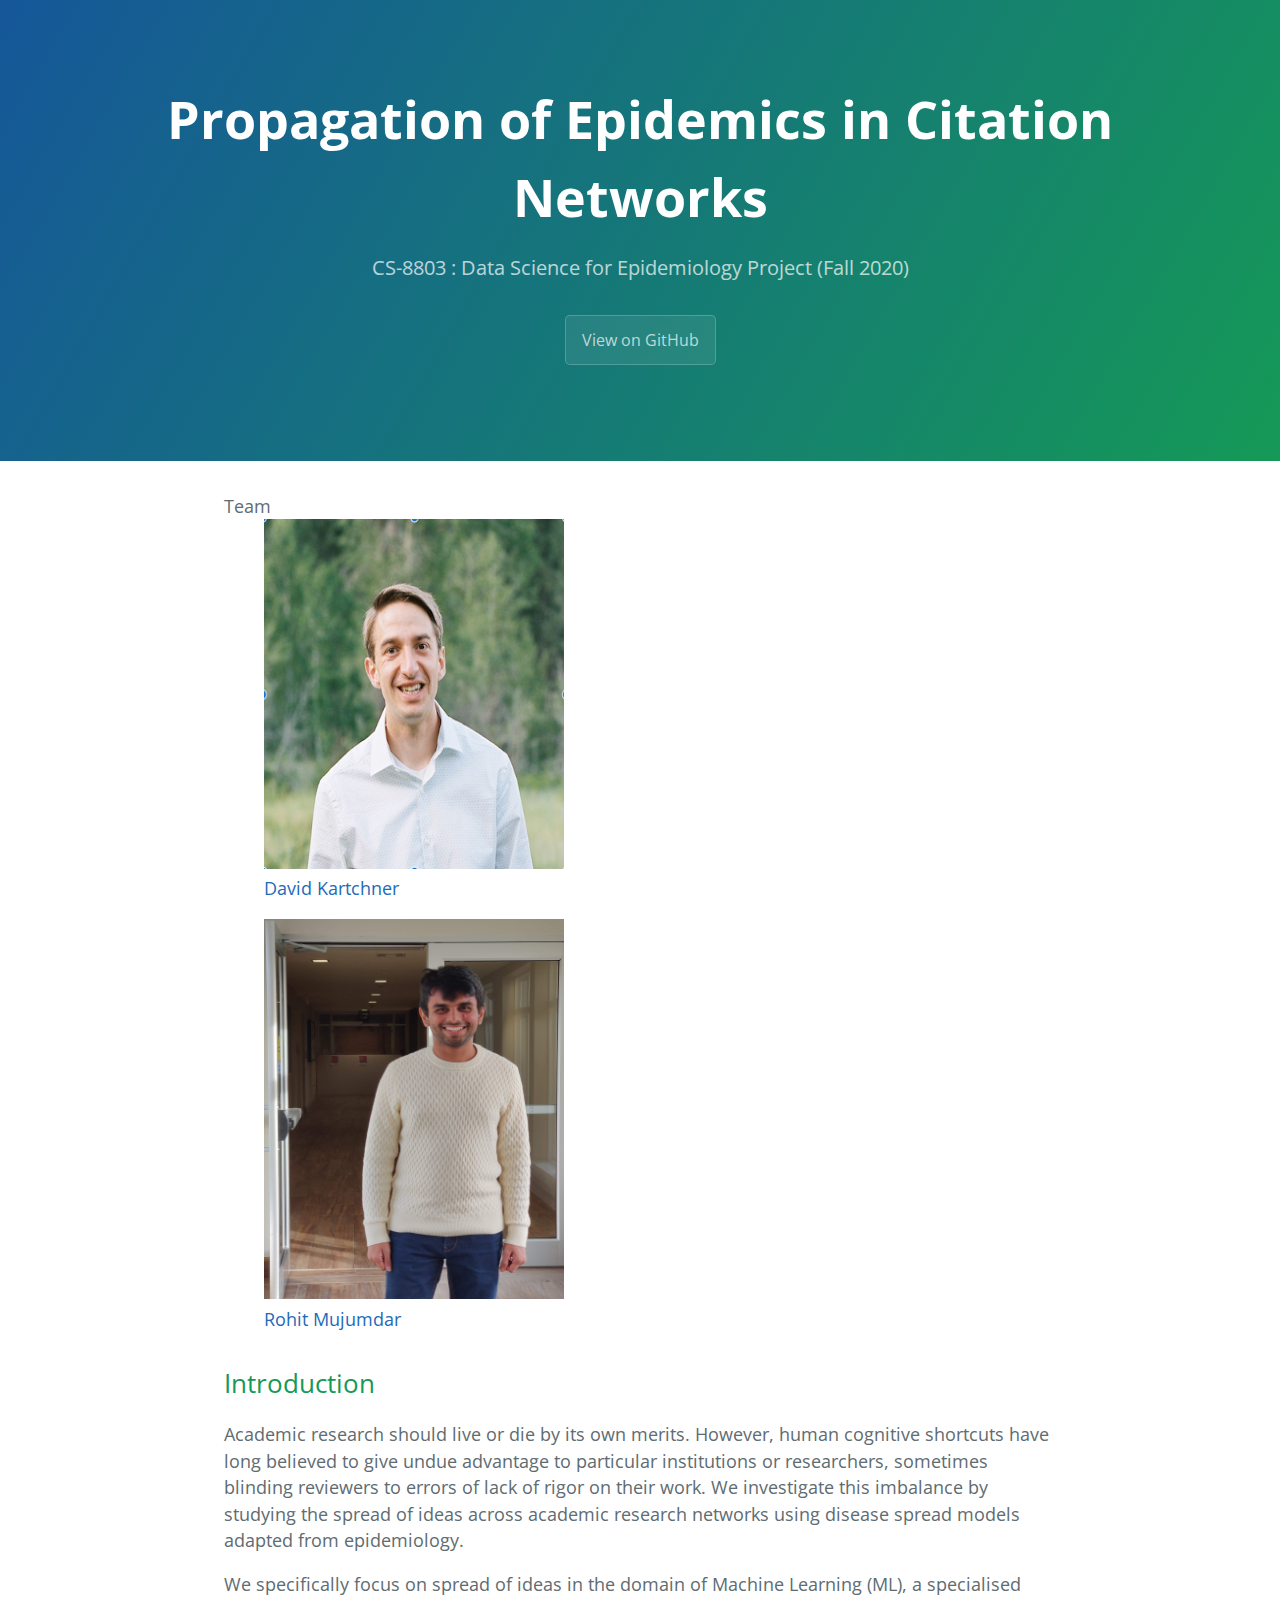
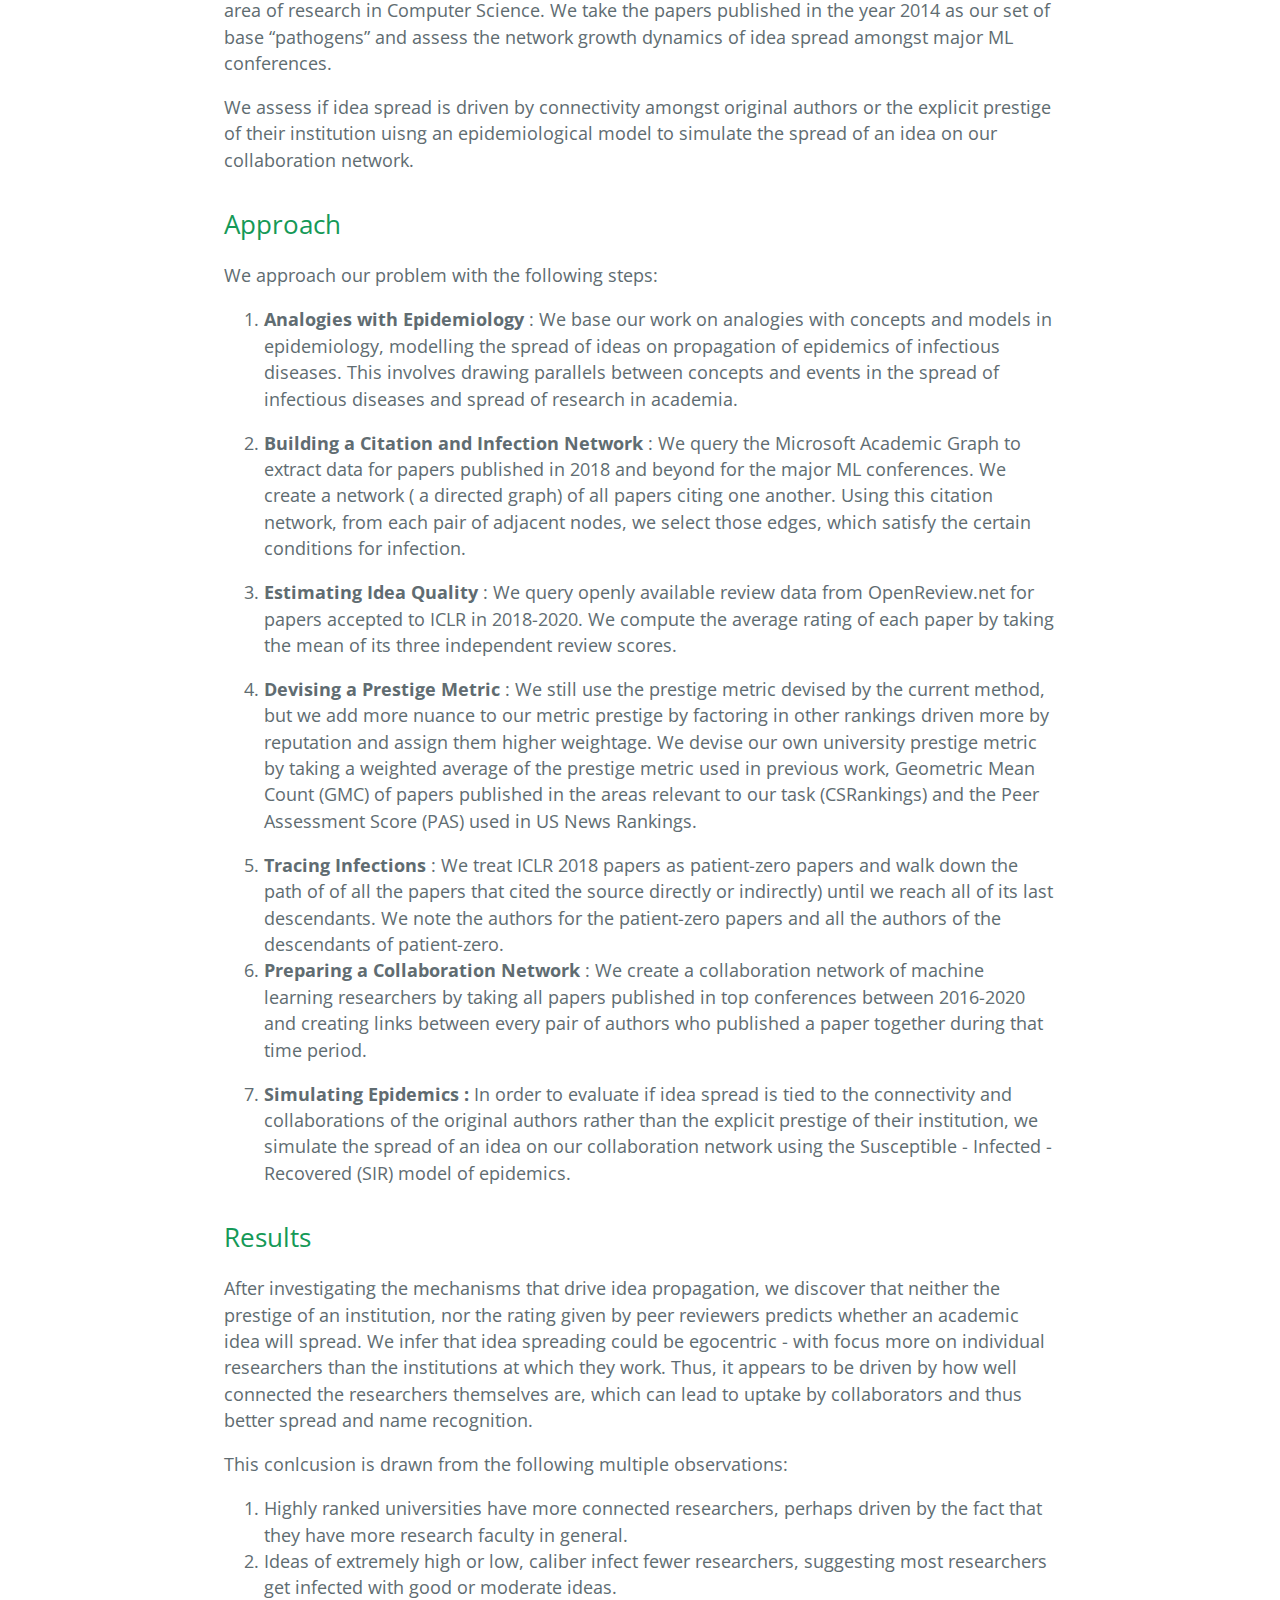
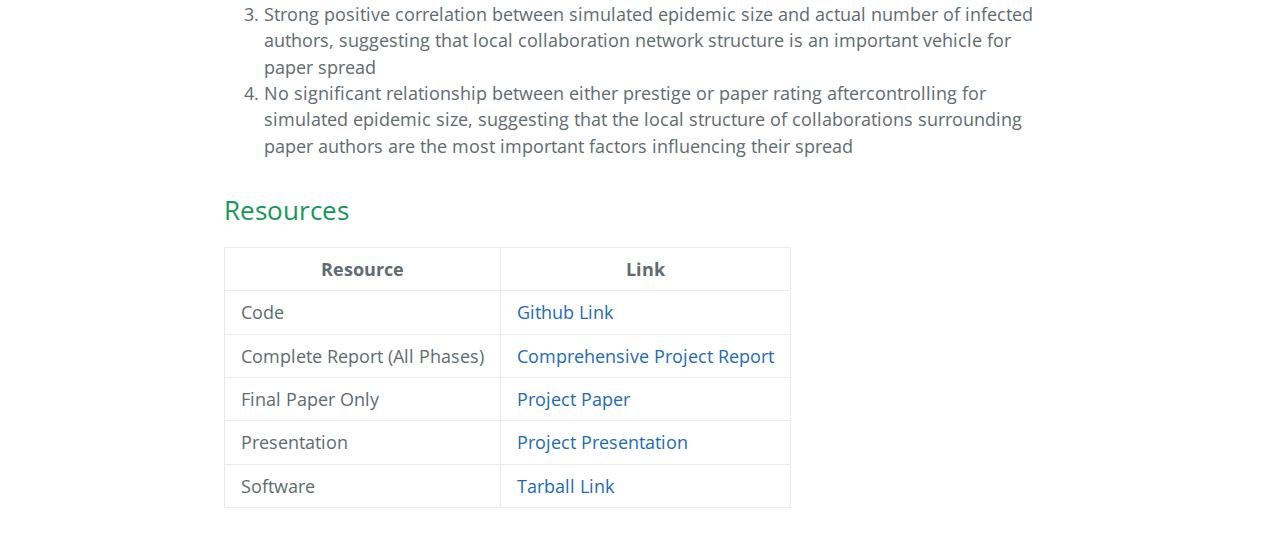
<file: index.html>
<!DOCTYPE html>
<html lang="en-us">
  <head>
    <meta charset="UTF-8">
    <title>Propagation of Epidemics in Citation Networks</title>
    <meta name="viewport" content="width=device-width, initial-scale=1">
    <link rel="stylesheet" type="text/css" href="normalize.css" media="screen">
    <link href='https://fonts.googleapis.com/css?family=Open+Sans:400,700' rel='stylesheet' type='text/css'>
    <link rel="stylesheet" type="text/css" href="stylesheet.css" media="screen">
    <link rel="stylesheet" type="text/css" href="github-light.css" media="screen">
  </head>
  <body>
    <section class="page-header">
      <h1 class="project-name">Propagation of Epidemics in Citation Networks</h1>
      <h2 class="project-tagline">CS-8803 : Data Science for Epidemiology Project (Fall 2020)</h2>
      <a href="https://github.com/rohitmujumdar/Propagation-of-Epidemics-in-Citation-Networks/" class="btn">View on GitHub</a>
    </section>

    <section class="main-content">
      
<a id="authors-and-contributors" class="anchor" href="#authors-and-contributors" aria-hidden="true"><span aria-hidden="true" class="octicon octicon-link"></span></a>Team</h2>
 <div id="images">
    <figure>
        <img src="david_kartchner.png" width="300" height="350" alt="">
      <figcaption><a href="https://www.linkedin.com/in/david-s-kartchner"</a>David Kartchner</figcaption>
    </figure>
    <figure>
        <img src="IMG_20191225_134848.jpg" width="300" height="380" alt="">
        <figcaption><a href="https://rohitmujumdar.com"</a>Rohit Mujumdar</figcaption>
    </figure>
</div>
      
<h2>
<a id="Project Summary" class="anchor" href="#Introduction" aria-hidden="true"><span aria-hidden="true" class="octicon octicon-link"></span></a>Introduction</h2>
<p>Academic research should live or die by its own merits. However, human cognitive shortcuts have long believed to give undue advantage to particular institutions or researchers, sometimes blinding reviewers to errors of lack of rigor on their work. We investigate this imbalance by studying the spread of ideas across academic research networks using disease spread models adapted from epidemiology. </p>
<p> We specifically focus on spread of ideas in the domain of Machine Learning (ML), a specialised area of research in Computer Science. We take the papers published in the year 2014 as our set of base “pathogens” and assess the network growth dynamics of idea spread amongst major ML conferences.<p>
<p> We assess if idea spread is driven by connectivity amongst original authors or the explicit prestige of their institution uisng an epidemiological model to simulate the spread of an idea on our collaboration network. </p>

<h2>
<a id="Methoolody Summary" class="anchor" href="#Approach" aria-hidden="true"><span aria-hidden="true" class="octicon octicon-link"></span></a>Approach</h2>
    <p>We approach our problem with the following steps:</p>
    <ol>
      <li><b>Analogies with Epidemiology</b> : We base our work on analogies with concepts and models in epidemiology, modelling the spread of ideas on propagation of epidemics of infectious diseases. This involves drawing parallels between concepts and events in the spread of infectious diseases and spread of research in academia.</p>
    </li>
      <li><b>Building a Citation and Infection Network</b> : We query the Microsoft Academic Graph to extract data for papers published in 2018 and beyond for the major ML conferences. We create a network ( a directed graph) of all papers citing one another. Using this citation network, from each pair of adjacent nodes, we select those edges, which satisfy the certain conditions for infection.</p>
    </li>
      <li><b>Estimating Idea Quality</b> : We query openly available review data from OpenReview.net for papers accepted to ICLR in 2018-2020. We  compute the average rating of each paper by taking the mean of its three independent review scores.<p></li>
      <li><b>Devising a Prestige Metric</b> : We still use the prestige metric devised by the current method, but we add more nuance to our metric prestige by factoring in other rankings driven more by reputation and assign them higher weightage. We devise our own university prestige metric by taking a weighted average of the prestige metric used in previous work, Geometric Mean Count (GMC) of papers published in the areas relevant to our task (CSRankings) and the Peer Assessment Score (PAS) used in US News Rankings.</p></li>
      <li><b>Tracing Infections</b> : We treat ICLR 2018 papers as patient-zero papers and walk down the path of of all the papers that cited the source directly or indirectly) until we reach all of its last descendants. We note the authors for the patient-zero papers and all the authors of the descendants of patient-zero.</li>
      <li><b>Preparing a Collaboration Network</b> : We create a collaboration network of machine learning researchers by taking all papers published in top conferences between 2016-2020 and creating links between every pair of authors who published a paper together during that time period. </p>
    </li>
      <li><b>Simulating Epidemics : </b> In order to evaluate if idea spread is tied to the connectivity and collaborations of the original authors rather than the explicit prestige of their institution, we simulate the spread of an idea on our collaboration network using the Susceptible - Infected - Recovered (SIR) model of epidemics.</li>
      </ol>

<h2>
<a id="Results Summary" class="anchor" href="#Results" aria-hidden="true"><span aria-hidden="true" class="octicon octicon-link"></span></a>Results</h2>
<p>After investigating the mechanisms that drive idea propagation, we discover that neither the prestige of an institution, nor the rating given by peer reviewers predicts whether an academic idea will spread. We infer that idea spreading could be egocentric - with focus more on individual researchers than the institutions at which they work. Thus, it appears to be driven by how well connected the researchers themselves are, which can lead to uptake by collaborators and thus better spread and name recognition.</p>
<p>This conlcusion is drawn from the following multiple observations:<p>
    <ol>
      <li>Highly ranked universities have more connected researchers, perhaps driven by the fact that they have more research faculty in general.</li>
      <li>Ideas of extremely high or low, caliber infect fewer researchers, suggesting most researchers get infected with good or moderate ideas.</li>
      <li>Strong positive correlation between simulated epidemic size and actual number of infected authors, suggesting that local collaboration network structure is an important vehicle for paper spread</li>
      <li>No significant relationship between either prestige or paper rating aftercontrolling for simulated epidemic size, suggesting that the local structure of collaborations surrounding paper authors are the most important factors influencing their spread </li>
    </ol>
  
<h2>
<a id="Resources" class="anchor" href="#Resources" aria-hidden="true"><span aria-hidden="true" class="octicon octicon-link"></span></a>Resources</h2>
<table>
  
  <tr>
    <th>Resource<br></th>
    <th>Link</th>
  </tr>
  <tr>
    <td>Code</td>
    <td><a href="https://github.com/rohitmujumdar/Propagation-of-Epidemics-in-Citation-Networks/">Github Link</a></td>
  </tr>
  <tr>
    <td>Complete Report (All Phases)</td>
    <td><a href="https://github.com/rohitmujumdar/Propagation-of-Epidemics-in-Citation-Networks/blob/master/DOC/Complete_Project_Report.pdf">Comprehensive Project Report</a></td>
  </tr>
  <tr>
    <td>Final Paper Only</td>
    <td><a href="https://github.com/rohitmujumdar/Propagation-of-Epidemics-in-Citation-Networks/blob/master/DOC/Final_Report_Only.pdf">Project Paper</a></td>
  </tr>
  <tr>
    <td>Presentation</td>
    <td><a href="https://github.com/rohitmujumdar/Propagation-of-Epidemics-in-Citation-Networks/blob/master/DOC/Presentation.pptx">Project Presentation</a></td>
  </tr>
  <tr>
    <td>Software</td>
    <td><a href="https://drive.google.com/file/d/1pISid56F4vYOXGwbtzfL-poD5LGfYrUc/view?usp=sharing">Tarball Link</a></td>
  </tr>
</table>

</section>

  
  </body>
</html>
</file>
<file: stylesheet.css>
* {
  box-sizing: border-box; }

body {
  padding: 0;
  margin: 0;
  font-family: "Open Sans", "Helvetica Neue", Helvetica, Arial, sans-serif;
  font-size: 16px;
  line-height: 1.5;
  color: #606c71; }

a {
  color: #1e6bb8;
  text-decoration: none; }
  a:hover {
    text-decoration: underline; }

.btn {
  display: inline-block;
  margin-bottom: 1rem;
  color: rgba(255, 255, 255, 0.7);
  background-color: rgba(255, 255, 255, 0.08);
  border-color: rgba(255, 255, 255, 0.2);
  border-style: solid;
  border-width: 1px;
  border-radius: 0.3rem;
  transition: color 0.2s, background-color 0.2s, border-color 0.2s; }
  .btn + .btn {
    margin-left: 1rem; }

.btn:hover {
  color: rgba(255, 255, 255, 0.8);
  text-decoration: none;
  background-color: rgba(255, 255, 255, 0.2);
  border-color: rgba(255, 255, 255, 0.3); }

@media screen and (min-width: 64em) {
  .btn {
    padding: 0.75rem 1rem; } }

@media screen and (min-width: 42em) and (max-width: 64em) {
  .btn {
    padding: 0.6rem 0.9rem;
    font-size: 0.9rem; } }

@media screen and (max-width: 42em) {
  .btn {
    display: block;
    width: 100%;
    padding: 0.75rem;
    font-size: 0.9rem; }
    .btn + .btn {
      margin-top: 1rem;
      margin-left: 0; } }

.page-header {
  color: #fff;
  text-align: center;
  background-color: #159957;
  background-image: linear-gradient(120deg, #155799, #159957); }

@media screen and (min-width: 64em) {
  .page-header {
    padding: 5rem 6rem; } }

@media screen and (min-width: 42em) and (max-width: 64em) {
  .page-header {
    padding: 3rem 4rem; } }

@media screen and (max-width: 42em) {
  .page-header {
    padding: 2rem 1rem; } }

.project-name {
  margin-top: 0;
  margin-bottom: 0.1rem; }

@media screen and (min-width: 64em) {
  .project-name {
    font-size: 3.25rem; } }

@media screen and (min-width: 42em) and (max-width: 64em) {
  .project-name {
    font-size: 2.25rem; } }

@media screen and (max-width: 42em) {
  .project-name {
    font-size: 1.75rem; } }

.project-tagline {
  margin-bottom: 2rem;
  font-weight: normal;
  opacity: 0.7; }

@media screen and (min-width: 64em) {
  .project-tagline {
    font-size: 1.25rem; } }

@media screen and (min-width: 42em) and (max-width: 64em) {
  .project-tagline {
    font-size: 1.15rem; } }

@media screen and (max-width: 42em) {
  .project-tagline {
    font-size: 1rem; } }

.main-content :first-child {
  margin-top: 0; }
.main-content img {
  max-width: 100%; }
.main-content h1, .main-content h2, .main-content h3, .main-content h4, .main-content h5, .main-content h6 {
  margin-top: 2rem;
  margin-bottom: 1rem;
  font-weight: normal;
  color: #159957; }
.main-content p {
  margin-bottom: 1em; }
.main-content code {
  padding: 2px 4px;
  font-family: Consolas, "Liberation Mono", Menlo, Courier, monospace;
  font-size: 0.9rem;
  color: #383e41;
  background-color: #f3f6fa;
  border-radius: 0.3rem; }
.main-content pre {
  padding: 0.8rem;
  margin-top: 0;
  margin-bottom: 1rem;
  font: 1rem Consolas, "Liberation Mono", Menlo, Courier, monospace;
  color: #567482;
  word-wrap: normal;
  background-color: #f3f6fa;
  border: solid 1px #dce6f0;
  border-radius: 0.3rem; }
  .main-content pre > code {
    padding: 0;
    margin: 0;
    font-size: 0.9rem;
    color: #567482;
    word-break: normal;
    white-space: pre;
    background: transparent;
    border: 0; }
.main-content .highlight {
  margin-bottom: 1rem; }
  .main-content .highlight pre {
    margin-bottom: 0;
    word-break: normal; }
.main-content .highlight pre, .main-content pre {
  padding: 0.8rem;
  overflow: auto;
  font-size: 0.9rem;
  line-height: 1.45;
  border-radius: 0.3rem; }
.main-content pre code, .main-content pre tt {
  display: inline;
  max-width: initial;
  padding: 0;
  margin: 0;
  overflow: initial;
  line-height: inherit;
  word-wrap: normal;
  background-color: transparent;
  border: 0; }
  .main-content pre code:before, .main-content pre code:after, .main-content pre tt:before, .main-content pre tt:after {
    content: normal; }
.main-content ul, .main-content ol {
  margin-top: 0; }
.main-content blockquote {
  padding: 0 1rem;
  margin-left: 0;
  color: #819198;
  border-left: 0.3rem solid #dce6f0; }
  .main-content blockquote > :first-child {
    margin-top: 0; }
  .main-content blockquote > :last-child {
    margin-bottom: 0; }
.main-content table {
  display: block;
  width: 100%;
  overflow: auto;
  word-break: normal;
  word-break: keep-all; }
  .main-content table th {
    font-weight: bold; }
  .main-content table th, .main-content table td {
    padding: 0.5rem 1rem;
    border: 1px solid #e9ebec; }
.main-content dl {
  padding: 0; }
  .main-content dl dt {
    padding: 0;
    margin-top: 1rem;
    font-size: 1rem;
    font-weight: bold; }
  .main-content dl dd {
    padding: 0;
    margin-bottom: 1rem; }
.main-content hr {
  height: 2px;
  padding: 0;
  margin: 1rem 0;
  background-color: #eff0f1;
  border: 0; }

@media screen and (min-width: 64em) {
  .main-content {
    max-width: 64rem;
    padding: 2rem 6rem;
    margin: 0 auto;
    font-size: 1.1rem; } }

@media screen and (min-width: 42em) and (max-width: 64em) {
  .main-content {
    padding: 2rem 4rem;
    font-size: 1.1rem; } }

@media screen and (max-width: 42em) {
  .main-content {
    padding: 2rem 1rem;
    font-size: 1rem; } }

.site-footer {
  padding-top: 2rem;
  margin-top: 2rem;
  border-top: solid 1px #eff0f1; }

.site-footer-owner {
  display: block;
  font-weight: bold; }

.site-footer-credits {
  color: #819198; }

@media screen and (min-width: 64em) {
  .site-footer {
    font-size: 1rem; } }

@media screen and (min-width: 42em) and (max-width: 64em) {
  .site-footer {
    font-size: 1rem; } }

@media screen and (max-width: 42em) {
  .site-footer {
    font-size: 0.9rem; } }
</file>
<file: github-light.css>
/*!
 * GitHub Light v0.4.1
 * Copyright (c) 2012 - 2017 GitHub, Inc.
 * Licensed under MIT (https://github.com/primer/github-syntax-theme-generator/blob/master/LICENSE)
 */

.pl-c /* comment, punctuation.definition.comment, string.comment */ {
  color: #6a737d;
}

.pl-c1 /* constant, entity.name.constant, variable.other.constant, variable.language, support, meta.property-name, support.constant, support.variable, meta.module-reference, markup.raw, meta.diff.header, meta.output */,
.pl-s .pl-v /* string variable */ {
  color: #005cc5;
}

.pl-e /* entity */,
.pl-en /* entity.name */ {
  color: #6f42c1;
}

.pl-smi /* variable.parameter.function, storage.modifier.package, storage.modifier.import, storage.type.java, variable.other */,
.pl-s .pl-s1 /* string source */ {
  color: #24292e;
}

.pl-ent /* entity.name.tag, markup.quote */ {
  color: #22863a;
}

.pl-k /* keyword, storage, storage.type */ {
  color: #d73a49;
}

.pl-s /* string */,
.pl-pds /* punctuation.definition.string, source.regexp, string.regexp.character-class */,
.pl-s .pl-pse .pl-s1 /* string punctuation.section.embedded source */,
.pl-sr /* string.regexp */,
.pl-sr .pl-cce /* string.regexp constant.character.escape */,
.pl-sr .pl-sre /* string.regexp source.ruby.embedded */,
.pl-sr .pl-sra /* string.regexp string.regexp.arbitrary-repitition */ {
  color: #032f62;
}

.pl-v /* variable */,
.pl-smw /* sublimelinter.mark.warning */ {
  color: #e36209;
}

.pl-bu /* invalid.broken, invalid.deprecated, invalid.unimplemented, message.error, brackethighlighter.unmatched, sublimelinter.mark.error */ {
  color: #b31d28;
}

.pl-ii /* invalid.illegal */ {
  color: #fafbfc;
  background-color: #b31d28;
}

.pl-c2 /* carriage-return */ {
  color: #fafbfc;
  background-color: #d73a49;
}

.pl-c2::before /* carriage-return */ {
  content: "^M";
}

.pl-sr .pl-cce /* string.regexp constant.character.escape */ {
  font-weight: bold;
  color: #22863a;
}

.pl-ml /* markup.list */ {
  color: #735c0f;
}

.pl-mh /* markup.heading */,
.pl-mh .pl-en /* markup.heading entity.name */,
.pl-ms /* meta.separator */ {
  font-weight: bold;
  color: #005cc5;
}

.pl-mi /* markup.italic */ {
  font-style: italic;
  color: #24292e;
}

.pl-mb /* markup.bold */ {
  font-weight: bold;
  color: #24292e;
}

.pl-md /* markup.deleted, meta.diff.header.from-file, punctuation.definition.deleted */ {
  color: #b31d28;
  background-color: #ffeef0;
}

.pl-mi1 /* markup.inserted, meta.diff.header.to-file, punctuation.definition.inserted */ {
  color: #22863a;
  background-color: #f0fff4;
}

.pl-mc /* markup.changed, punctuation.definition.changed */ {
  color: #e36209;
  background-color: #ffebda;
}

.pl-mi2 /* markup.ignored, markup.untracked */ {
  color: #f6f8fa;
  background-color: #005cc5;
}

.pl-mdr /* meta.diff.range */ {
  font-weight: bold;
  color: #6f42c1;
}

.pl-ba /* brackethighlighter.tag, brackethighlighter.curly, brackethighlighter.round, brackethighlighter.square, brackethighlighter.angle, brackethighlighter.quote */ {
  color: #586069;
}

.pl-sg /* sublimelinter.gutter-mark */ {
  color: #959da5;
}

.pl-corl /* constant.other.reference.link, string.other.link */ {
  text-decoration: underline;
  color: #032f62;
}
</file>
